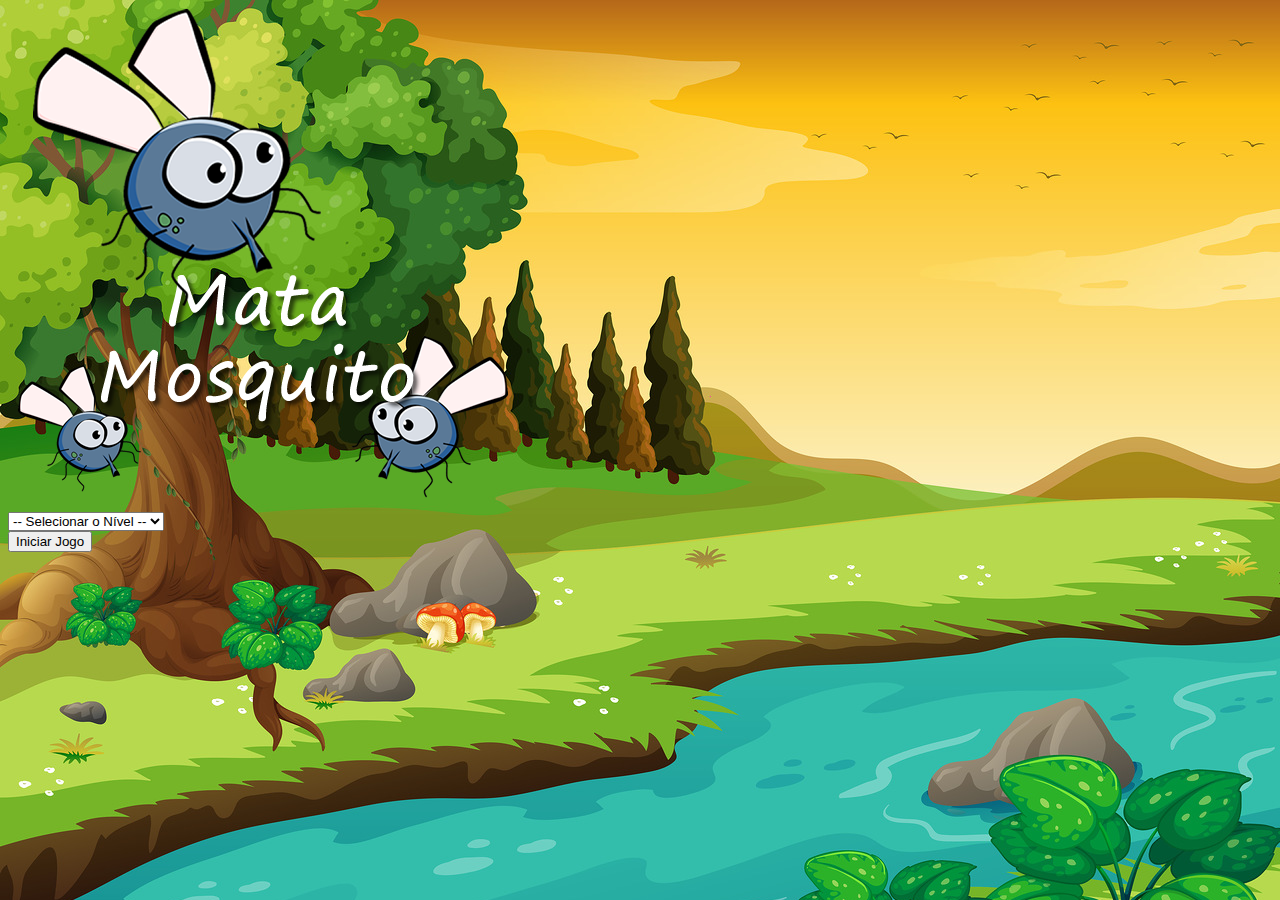
<file: index.html>
<!DOCTYPE html>
<html>
<head>
	<meta charset="utf-8">
	<!-- CSS only -->
	<link href="https://cdn.jsdelivr.net/npm/bootstrap@5.0.2/dist/css/bootstrap.min.css" rel="stylesheet" integrity="sha384-EVSTQN3/azprG1Anm3QDgpJLIm9Nao0Yz1ztcQTwFspd3yD65VohhpuuCOmLASjC" crossorigin="anonymous">
	<link rel="stylesheet" type="text/css" href="estilo.css">
	<script>
		function iniciarJogo(){
			var nivel = document.getElementById('nivel').value

			if(nivel === ''){
				alert('Selecione um nível!!')
				return false
			}
			window.location.href = 'app.html?' + nivel
			
		}
	</script>
	<title>Mata Mosquito</title>
</head>
<body>
		<div class="container">
			<div class="row">
				<div class="col">
					<div class="d-flex justify-content-center">
						<img src="imagens/game.png">	
					</div>
					
				</div>
				
			</div>
			<div class="row">
				<div class="col">
					<div class="d-flex justify-content-center">
						<div class="mb-2">
							<select class="form-control" id="nivel">
							<option value="">-- Selecionar o Nível --</option>
							<option value="normal">Normal</option>
							<option value="dificil">Difícil</option>
							<option value="hokage">Hokage</option>
							<option value="hashirama">Hashirama</option>
						</select>
						</div>
					</div>
				</div>
			</div>

			<div class="row">
				<div class="col">
					<div class="d-flex justify-content-center">
						
							<button type="button" class="btn btn-danger btn-lg" onclick="iniciarJogo()">Iniciar Jogo</button>	
					</div>
					
				</div>
				
			</div>
		</div>

</body>
</html>
</file>
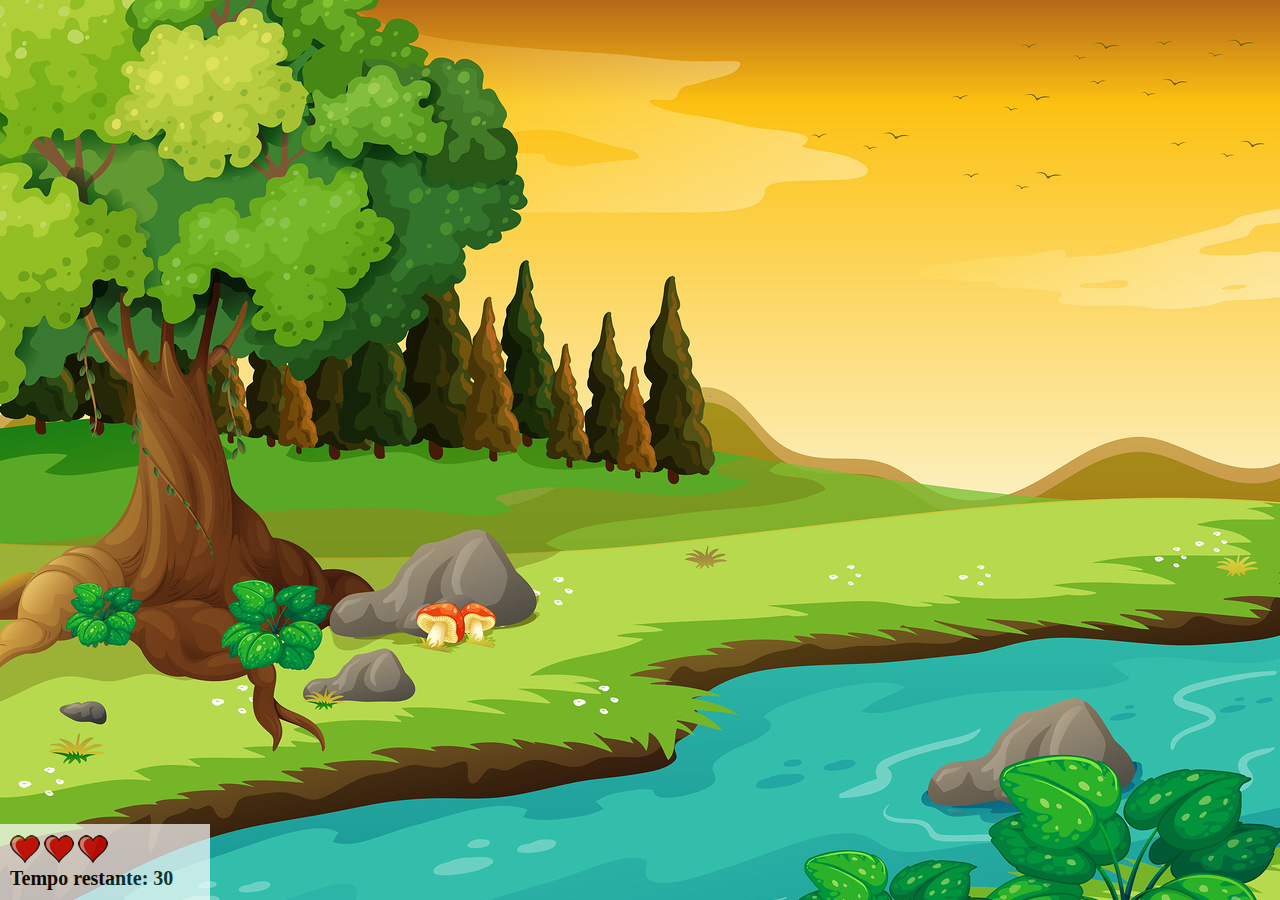
<file: app.html>
<!DOCTYPE html>
<html>
	<head>
		<meta charset="utf-8">
		<title>Mata Mosquito</title>

		<link rel="stylesheet" href="estilo.css" />
		<script src="jogo.js"></script>
	</head>
	<body onresize="ajustaTamanhoPalcoJogo()">

		<div class="painel">
			<div class="vidas">
				<img id="v1" src="imagens/coracao_cheio.png">
				<img id="v2" src="imagens/coracao_cheio.png">
				<img id="v3" src="imagens/coracao_cheio.png">
			</div>

			<div class="cronometro"> Tempo restante: <span id="cronometro"></span>
				
			</div>
		</div>
		<script>

			document.getElementById('cronometro').innerHTML = tempo
			//posicaoRandomica()
			var criaMosquito = setInterval(function(){ posicaoRandomica()}, criaMosquitoTempo)
		</script>
	</body>
</html>
</file>
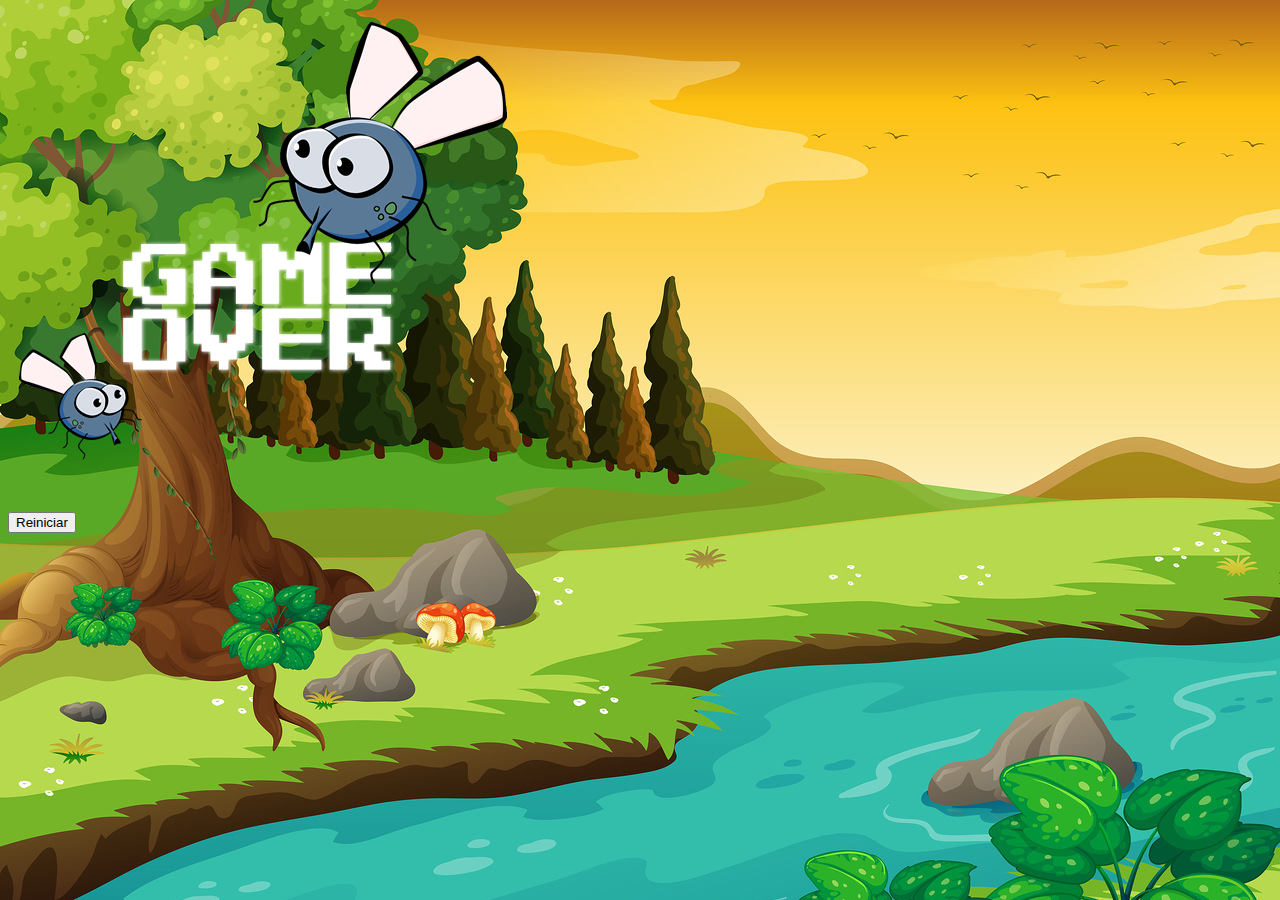
<file: fim_de_jogo.html>
<!DOCTYPE html>
<html>
<head>
	<meta charset="utf-8">
	<!-- CSS only -->
	<link href="https://cdn.jsdelivr.net/npm/bootstrap@5.0.2/dist/css/bootstrap.min.css" rel="stylesheet" integrity="sha384-EVSTQN3/azprG1Anm3QDgpJLIm9Nao0Yz1ztcQTwFspd3yD65VohhpuuCOmLASjC" crossorigin="anonymous">
	<link rel="stylesheet" type="text/css" href="estilo.css">
	<title>Game Over</title>
</head>
<body>
		<div class="container">
			<div class="row">
				<div class="col">
					<div class="d-flex justify-content-center">
						<img src="imagens/game_over.png">	
					</div>
					
				</div>
				
			</div>

			<div class="row">
				<div class="col">
					<div class="d-flex justify-content-center">
						
							<button type="button" class="btn btn-dark btn-lg" onclick="window.location.href = 'index.html' ">Reiniciar</button>	
					</div>
					
				</div>
				
			</div>
		</div>

</body>
</html>
</file>
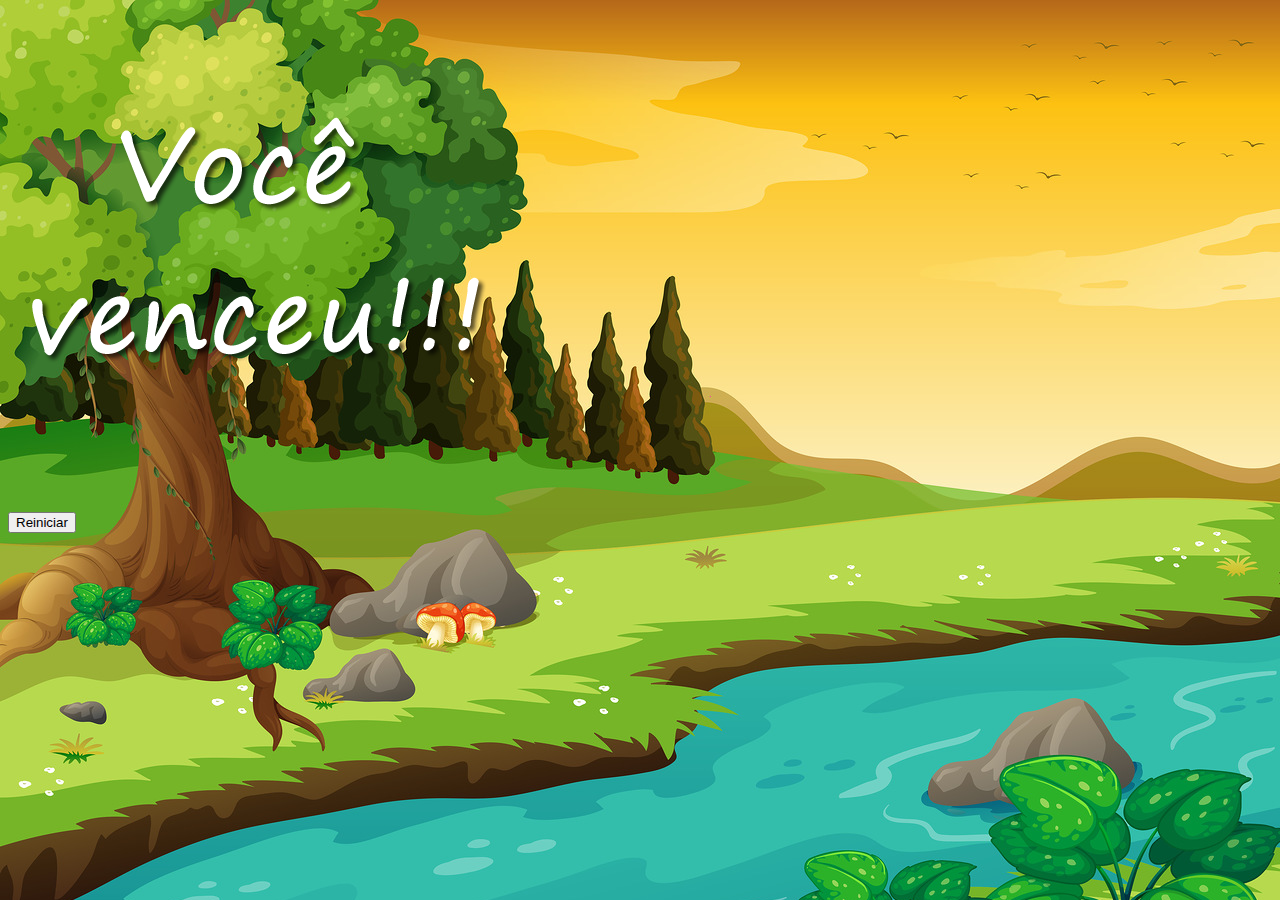
<file: vitoria.html>
<!DOCTYPE html>
<html>
<head>
	<meta charset="utf-8">
	<!-- CSS only -->
	<link href="https://cdn.jsdelivr.net/npm/bootstrap@5.0.2/dist/css/bootstrap.min.css" rel="stylesheet" integrity="sha384-EVSTQN3/azprG1Anm3QDgpJLIm9Nao0Yz1ztcQTwFspd3yD65VohhpuuCOmLASjC" crossorigin="anonymous">
	<link rel="stylesheet" type="text/css" href="estilo.css">
	<title>Vitória</title>
</head>
<body>
		<div class="container">
			<div class="row">
				<div class="col">
					<div class="d-flex justify-content-center">
						<img src="imagens/vitoria.png">	
					</div>
					
				</div>
				
			</div>

			<div class="row">
				<div class="col">
					<div class="d-flex justify-content-center">
						
							<button type="button" class="btn btn-dark btn-lg" onclick="window.location.href = 'index.html' ">Reiniciar</button>	
					</div>
					
				</div>
				
			</div>
		</div>

</body>
</html>
</file>
<file: estilo.css>
.mosquito1{
	height: 45px;
	width: 45px;
}
.mosquito2{
	height: 72px;
	width: 72px;
}
.mosquito3{
	height: 100px;
	width: 100px;
}

.ladoA{
	transform: scaleX(1);
}

.ladoB{
	transform: scaleX(-1);
}
.painel{
	position: absolute;
	width: 190px;
	padding: 10px;
	left: 0px;
	bottom: 0px;
	border-top: solid 1px #fff;
	background-color: #fff;
	opacity: 0.7;
}
.vidas{
	float: left;
}
.cronometro{
	float: left;
	font-size: 20px;
	font-weight: bold;
}

body{
	background-image: url(imagens/bg.jpg);
	background-repeat: no-repeat ;
	background-size: 100%;
}
html{
	cursor: url(imagens/mata_mosquito.png) 30 30, auto;
}
</file>
